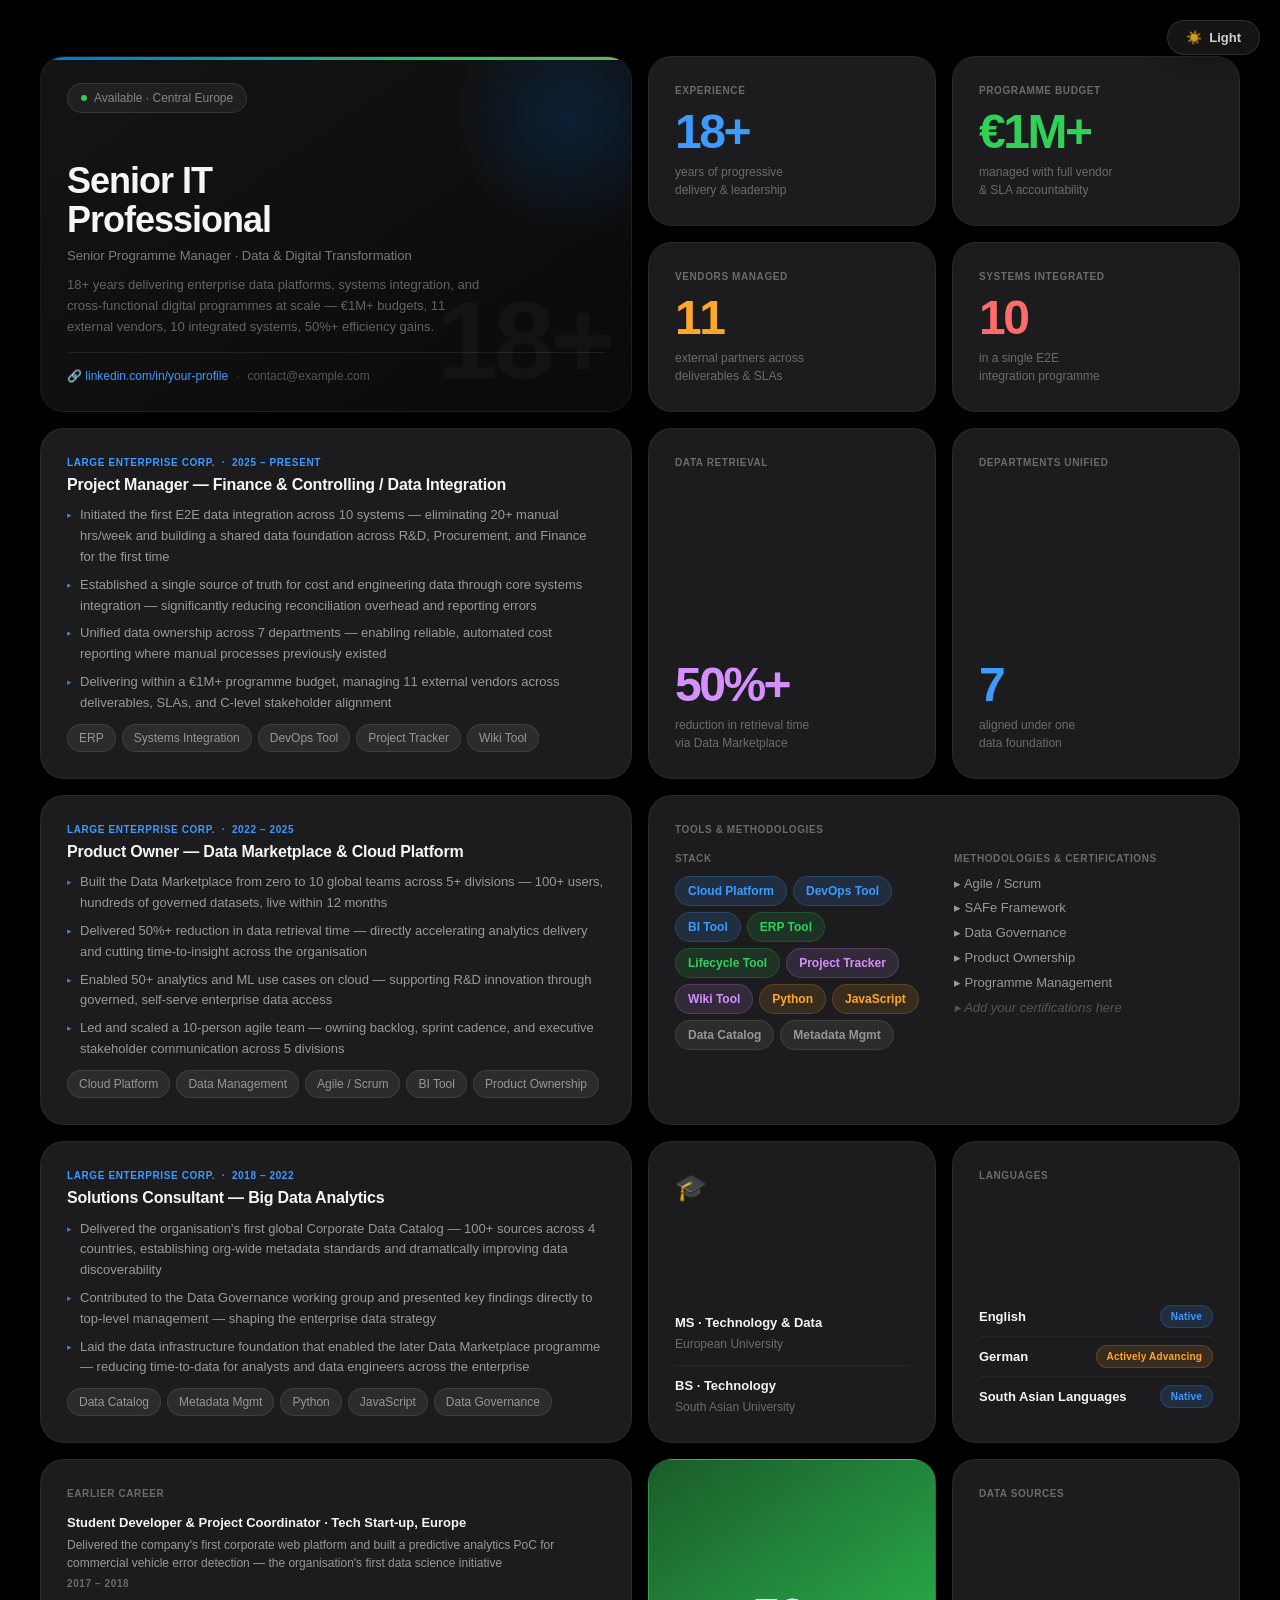
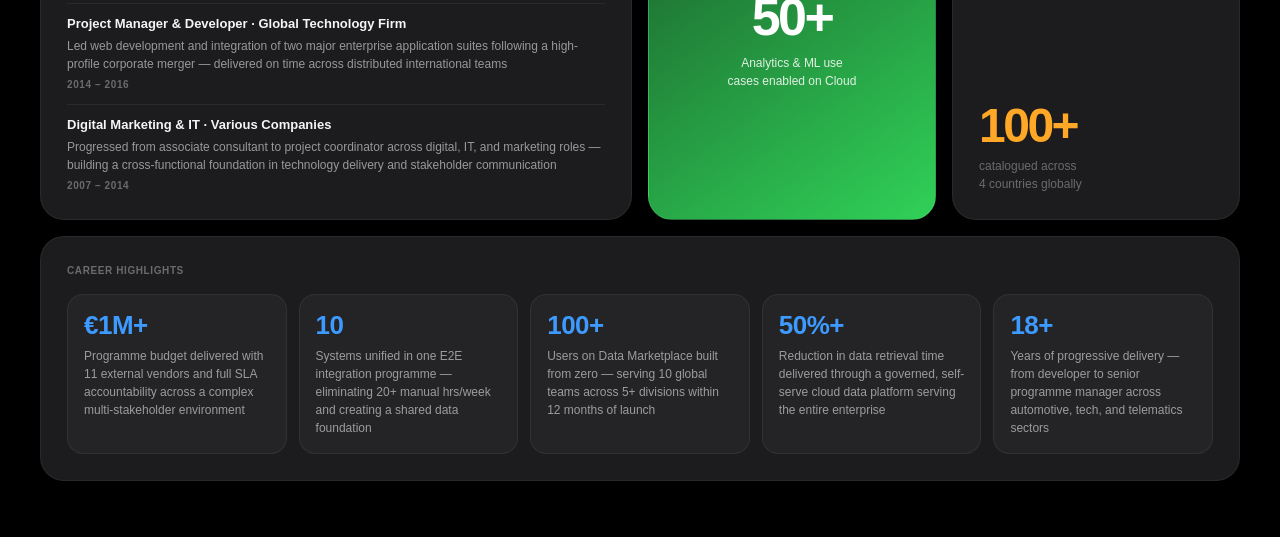
<file: index.html>
<!DOCTYPE html>
<html lang="en">
<head>
  <meta charset="UTF-8">
  <meta name="viewport" content="width=device-width, initial-scale=1.0">
  <title>Senior Programme Manager — Data & Digital Transformation</title>
  <link rel="stylesheet" href="styles.css">
</head>
<body>

  <button class="theme-toggle" onclick="toggleTheme()" id="toggleBtn">
    <span id="toggleIcon">☀️</span>
    <span id="toggleLabel">Light</span>
  </button>

  <div class="bento">

    <!-- ── HERO ── -->
    <!-- CHANGE 1: Title sharpened to single clear positioning -->
    <!-- CHANGE 6: Profile statement leads with numbers, not job description -->
    <!-- CHANGE 10: LinkedIn CTA added -->
    <div class="card card-hero">
      <div class="hero-accent"></div>
      <div class="hero-glow"></div>
      <div class="hero-bg">18+</div>
      <div class="hero-tag"><div class="hero-dot"></div>Available · Central Europe</div>
      <div>
        <div class="hero-name">Senior IT<br>Professional</div>
        <div class="hero-title">Senior Programme Manager · Data &amp; Digital Transformation</div>
        <div class="hero-profile">18+ years delivering enterprise data platforms, systems integration, and cross-functional digital programmes at scale — €1M+ budgets, 11 external vendors, 10 integrated systems, 50%+ efficiency gains.</div>
        <div class="hero-cta">
          <a class="hero-cta-link" href="https://linkedin.com/in/your-profile" target="_blank">🔗 linkedin.com/in/your-profile</a>
          <span class="hero-cta-sep">·</span>
          <span>contact@example.com</span>
        </div>
      </div>
    </div>

    <!-- ── STATS ── -->
    <!-- CHANGE 7: Each stat has a specific context line, not just a generic label -->
    <div class="card card-stat">
      <div class="stat-lbl">Experience</div>
      <div>
        <div class="stat-val c-blue">18+</div>
        <div class="stat-sub">years of progressive<br>delivery &amp; leadership</div>
      </div>
    </div>

    <div class="card card-stat">
      <div class="stat-lbl">Programme Budget</div>
      <div>
        <div class="stat-val c-green">€1M+</div>
        <div class="stat-sub">managed with full vendor<br>&amp; SLA accountability</div>
      </div>
    </div>

    <div class="card card-stat">
      <div class="stat-lbl">Vendors Managed</div>
      <div>
        <div class="stat-val c-orange">11</div>
        <div class="stat-sub">external partners across<br>deliverables &amp; SLAs</div>
      </div>
    </div>

    <div class="card card-stat">
      <div class="stat-lbl">Systems Integrated</div>
      <div>
        <div class="stat-val c-red">10</div>
        <div class="stat-sub">in a single E2E<br>integration programme</div>
      </div>
    </div>

    <!-- ── ROLE 1: Current ── -->
    <!-- CHANGE 2: Bullets rewritten as outcomes, not responsibilities -->
    <div class="card card-role">
      <div>
        <div class="role-co">Large Enterprise Corp. &nbsp;·&nbsp; 2025 – Present</div>
        <div class="role-title">Project Manager — Finance &amp; Controlling / Data Integration</div>
        <div class="role-bullets">
          <div class="role-bullet">Initiated the first E2E data integration across 10 systems — eliminating 20+ manual hrs/week and building a shared data foundation across R&amp;D, Procurement, and Finance for the first time</div>
          <div class="role-bullet">Established a single source of truth for cost and engineering data through core systems integration — significantly reducing reconciliation overhead and reporting errors</div>
          <div class="role-bullet">Unified data ownership across 7 departments — enabling reliable, automated cost reporting where manual processes previously existed</div>
          <div class="role-bullet">Delivering within a €1M+ programme budget, managing 11 external vendors across deliverables, SLAs, and C-level stakeholder alignment</div>
        </div>
      </div>
      <div class="role-tags">
        <span class="tag">ERP</span>
        <span class="tag">Systems Integration</span>
        <span class="tag">DevOps Tool</span>
        <span class="tag">Project Tracker</span>
        <span class="tag">Wiki Tool</span>
      </div>
    </div>

    <div class="card card-stat">
      <div class="stat-lbl">Data Retrieval</div>
      <div>
        <div class="stat-val c-purple">50%+</div>
        <div class="stat-sub">reduction in retrieval time<br>via Data Marketplace</div>
      </div>
    </div>

    <div class="card card-stat">
      <div class="stat-lbl">Departments Unified</div>
      <div>
        <div class="stat-val c-blue">7</div>
        <div class="stat-sub">aligned under one<br>data foundation</div>
      </div>
    </div>

    <!-- ── ROLE 2: Product Owner ── -->
    <!-- CHANGE 2: Bullets rewritten as outcomes -->
    <div class="card card-role">
      <div>
        <div class="role-co">Large Enterprise Corp. &nbsp;·&nbsp; 2022 – 2025</div>
        <div class="role-title">Product Owner — Data Marketplace &amp; Cloud Platform</div>
        <div class="role-bullets">
          <div class="role-bullet">Built the Data Marketplace from zero to 10 global teams across 5+ divisions — 100+ users, hundreds of governed datasets, live within 12 months</div>
          <div class="role-bullet">Delivered 50%+ reduction in data retrieval time — directly accelerating analytics delivery and cutting time-to-insight across the organisation</div>
          <div class="role-bullet">Enabled 50+ analytics and ML use cases on cloud — supporting R&amp;D innovation through governed, self-serve enterprise data access</div>
          <div class="role-bullet">Led and scaled a 10-person agile team — owning backlog, sprint cadence, and executive stakeholder communication across 5 divisions</div>
        </div>
      </div>
      <div class="role-tags">
        <span class="tag">Cloud Platform</span>
        <span class="tag">Data Management</span>
        <span class="tag">Agile / Scrum</span>
        <span class="tag">BI Tool</span>
        <span class="tag">Product Ownership</span>
      </div>
    </div>

    <!-- ── TOOLS & CERTS ── -->
    <!-- CHANGE 9: Skill bars removed — replaced with tools stack + methodologies list -->
    <div class="card card-tools-certs">
      <div class="sec-lbl">Tools &amp; Methodologies</div>
      <div class="tools-certs-grid">
        <div class="tools-col">
          <div class="tc-label">Stack</div>
          <div class="pills">
            <span class="pill pill-blue">Cloud Platform</span>
            <span class="pill pill-blue">DevOps Tool</span>
            <span class="pill pill-blue">BI Tool</span>
            <span class="pill pill-green">ERP Tool</span>
            <span class="pill pill-green">Lifecycle Tool</span>
            <span class="pill pill-purple">Project Tracker</span>
            <span class="pill pill-purple">Wiki Tool</span>
            <span class="pill pill-orange">Python</span>
            <span class="pill pill-orange">JavaScript</span>
            <span class="pill pill-grey">Data Catalog</span>
            <span class="pill pill-grey">Metadata Mgmt</span>
          </div>
        </div>
        <div class="certs-col">
          <div class="tc-label">Methodologies &amp; Certifications</div>
          <div class="cert-list">
            <div class="cert-item">▸ Agile / Scrum</div>
            <div class="cert-item">▸ SAFe Framework</div>
            <div class="cert-item">▸ Data Governance</div>
            <div class="cert-item">▸ Product Ownership</div>
            <div class="cert-item">▸ Programme Management</div>
            <div class="cert-item cert-placeholder">▸ Add your certifications here</div>
          </div>
        </div>
      </div>
    </div>

    <!-- ── ROLE 3: Solutions Consultant ── -->
    <!-- CHANGE 3: Expanded from 2 bullets to a full role card with proper depth -->
    <div class="card card-role">
      <div>
        <div class="role-co">Large Enterprise Corp. &nbsp;·&nbsp; 2018 – 2022</div>
        <div class="role-title">Solutions Consultant — Big Data Analytics</div>
        <div class="role-bullets">
          <div class="role-bullet">Delivered the organisation's first global Corporate Data Catalog — 100+ sources across 4 countries, establishing org-wide metadata standards and dramatically improving data discoverability</div>
          <div class="role-bullet">Contributed to the Data Governance working group and presented key findings directly to top-level management — shaping the enterprise data strategy</div>
          <div class="role-bullet">Laid the data infrastructure foundation that enabled the later Data Marketplace programme — reducing time-to-data for analysts and data engineers across the enterprise</div>
        </div>
      </div>
      <div class="role-tags">
        <span class="tag">Data Catalog</span>
        <span class="tag">Metadata Mgmt</span>
        <span class="tag">Python</span>
        <span class="tag">JavaScript</span>
        <span class="tag">Data Governance</span>
      </div>
    </div>

    <!-- EDUCATION -->
    <div class="card card-edu">
      <div class="edu-icon">🎓</div>
      <div>
        <div class="edu-degree">MS · Technology &amp; Data</div>
        <div class="edu-school">European University</div>
        <div class="edu-div"></div>
        <div class="edu-degree">BS · Technology</div>
        <div class="edu-school">South Asian University</div>
      </div>
    </div>

    <!-- LANGUAGES -->
    <!-- CHANGE 5: German B1 reframed as "Actively Advancing" -->
    <div class="card card-lang">
      <div class="sec-lbl">Languages</div>
      <div>
        <div class="lang-item">
          <div class="lang-name">English</div>
          <div class="lang-badge native">Native</div>
        </div>
        <div class="lang-item">
          <div class="lang-name">German</div>
          <div class="lang-badge advancing">Actively Advancing</div>
        </div>
        <div class="lang-item">
          <div class="lang-name">South Asian Languages</div>
          <div class="lang-badge native">Native</div>
        </div>
      </div>
    </div>

    <!-- ── EARLIER CAREER ── -->
    <!-- CHANGE 4: 2007-2018 roles expanded with one achievement line each -->
    <!-- CHANGE 8: Replaces the old duplicating timeline -->
    <div class="card card-earlier">
      <div class="sec-lbl">Earlier Career</div>
      <div class="earlier-items">
        <div class="earlier-item">
          <div class="earlier-role">Student Developer &amp; Project Coordinator · Tech Start-up, Europe</div>
          <div class="earlier-detail">Delivered the company's first corporate web platform and built a predictive analytics PoC for commercial vehicle error detection — the organisation's first data science initiative</div>
          <div class="earlier-period">2017 – 2018</div>
        </div>
        <div class="earlier-item">
          <div class="earlier-role">Project Manager &amp; Developer · Global Technology Firm</div>
          <div class="earlier-detail">Led web development and integration of two major enterprise application suites following a high-profile corporate merger — delivered on time across distributed international teams</div>
          <div class="earlier-period">2014 – 2016</div>
        </div>
        <div class="earlier-item">
          <div class="earlier-role">Digital Marketing &amp; IT · Various Companies</div>
          <div class="earlier-detail">Progressed from associate consultant to project coordinator across digital, IT, and marketing roles — building a cross-functional foundation in technology delivery and stakeholder communication</div>
          <div class="earlier-period">2007 – 2014</div>
        </div>
      </div>
    </div>

    <!-- HIGHLIGHT -->
    <div class="card card-hl-green">
      <div class="hl-num">50+</div>
      <div class="hl-lbl">Analytics &amp; ML use<br>cases enabled on Cloud</div>
    </div>

    <!-- STAT: Data sources -->
    <div class="card card-stat">
      <div class="stat-lbl">Data Sources</div>
      <div>
        <div class="stat-val c-orange">100+</div>
        <div class="stat-sub">catalogued across<br>4 countries globally</div>
      </div>
    </div>

    <!-- ── KEY ACHIEVEMENTS — full width ── -->
    <!-- CHANGE 8: Replaces the duplicating timeline with additive career highlights -->
    <div class="card card-achievements">
      <div class="sec-lbl">Career Highlights</div>
      <div class="achievements-grid">
        <div class="achievement-item">
          <div class="ach-num c-green">€1M+</div>
          <div class="ach-text">Programme budget delivered with 11 external vendors and full SLA accountability across a complex multi-stakeholder environment</div>
        </div>
        <div class="achievement-item">
          <div class="ach-num c-red">10</div>
          <div class="ach-text">Systems unified in one E2E integration programme — eliminating 20+ manual hrs/week and creating a shared data foundation</div>
        </div>
        <div class="achievement-item">
          <div class="ach-num c-blue">100+</div>
          <div class="ach-text">Users on Data Marketplace built from zero — serving 10 global teams across 5+ divisions within 12 months of launch</div>
        </div>
        <div class="achievement-item">
          <div class="ach-num c-purple">50%+</div>
          <div class="ach-text">Reduction in data retrieval time delivered through a governed, self-serve cloud data platform serving the entire enterprise</div>
        </div>
        <div class="achievement-item">
          <div class="ach-num c-orange">18+</div>
          <div class="ach-text">Years of progressive delivery — from developer to senior programme manager across automotive, tech, and telematics sectors</div>
        </div>
      </div>
    </div>

  </div><!-- /.bento -->

  <script src="script.js"></script>
</body>
</html>
</file>
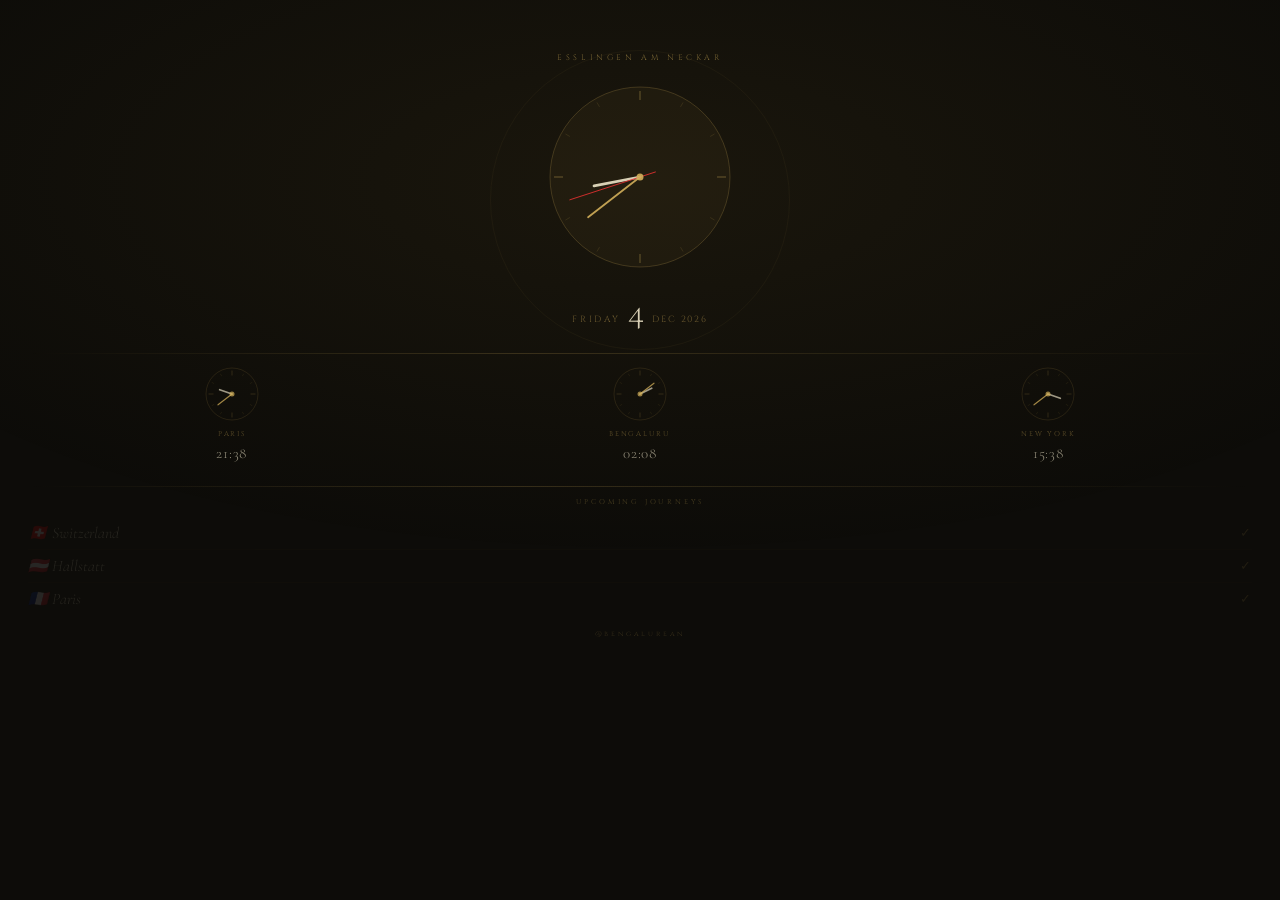
<file: atlas.html>
<!DOCTYPE html>
<html lang="en">
<head>
<meta charset="UTF-8">
<meta name="viewport" content="width=device-width, initial-scale=1.0, viewport-fit=cover">
<title>Atlas — Chiranth</title>
<link href="https://fonts.googleapis.com/css2?family=Cormorant+Garamond:ital,wght@0,300;0,400;1,300;1,400&family=Cinzel:wght@300;400&family=Jost:wght@100;200;300&display=swap" rel="stylesheet">
<style>
*, *::before, *::after { box-sizing: border-box; margin: 0; padding: 0; }
html, body { width: 100%; height: 100%; background: #0d0c09; color: #ede4c8; font-family: 'Jost', sans-serif; font-weight: 200; overflow: hidden; }
body { position: relative; display: flex; flex-direction: column; min-height: 100vh; }
body::before { content: ''; position: fixed; inset: 0; background: radial-gradient(ellipse 100% 60% at 50% 20%, rgba(200,160,60,0.07) 0%, transparent 70%); pointer-events: none; z-index: 0; }
body::after { content: ''; position: fixed; top: 50px; left: 50%; transform: translateX(-50%); width: min(300px, 82vw); height: min(300px, 82vw); border-radius: 50%; border: 1px solid rgba(210,175,90,0.05); pointer-events: none; z-index: 0; }
.wallpaper { position: relative; z-index: 2; width: 100%; flex: 1 1 auto; display: flex; flex-direction: column; padding: env(safe-area-inset-top, 52px) 28px env(safe-area-inset-bottom, 36px); padding-top: max(env(safe-area-inset-top), 52px); padding-bottom: max(env(safe-area-inset-bottom), 36px); }
.wallpaper > * { opacity: 0; transform: translateY(10px); animation: fadeUp 0.9s cubic-bezier(0.16,1,0.3,1) forwards; }
.wallpaper > *:nth-child(1) { animation-delay: 0.05s; }
.wallpaper > *:nth-child(2) { animation-delay: 0.2s; }
.wallpaper > *:nth-child(3) { animation-delay: 0.35s; }
.wallpaper > *:nth-child(4) { animation-delay: 0.45s; }
.wallpaper > *:nth-child(5) { animation-delay: 0.55s; }
.wallpaper > *:nth-child(6) { animation-delay: 0.65s; }
.wallpaper > *:nth-child(7) { animation-delay: 0.72s; }
@keyframes fadeUp { to { opacity: 1; transform: translateY(0); } }
.location { font-family: 'Cinzel', serif; font-size: 8px; letter-spacing: 0.45em; text-transform: uppercase; color: rgba(210,175,90,0.5); text-align: center; margin-bottom: 14px; }
.clock-wrap { display: flex; justify-content: center; margin-bottom: 16px; }
.clock-svg { width: min(200px, 56vw); height: min(200px, 56vw); overflow: visible; }
.date-strip { display: flex; justify-content: center; align-items: baseline; gap: 8px; margin-bottom: 14px; }
.day { font-family: 'Cinzel', serif; font-size: 9px; letter-spacing: 0.3em; color: rgba(210,175,90,0.45); text-transform: uppercase; }
.date-num { font-family: 'Cormorant Garamond', serif; font-size: clamp(28px, 8vw, 36px); font-weight: 300; color: rgba(237,228,200,0.9); line-height: 1; }
.month-yr { font-family: 'Cinzel', serif; font-size: 9px; letter-spacing: 0.2em; color: rgba(210,175,90,0.45); text-transform: uppercase; }
.divider { width: 100%; height: 1px; background: linear-gradient(90deg, transparent, rgba(210,175,90,0.2) 40%, transparent); margin: 10px 0; }
.zones { display: flex; justify-content: space-around; margin-bottom: 14px; }
.zone { display: flex; flex-direction: column; align-items: center; gap: 5px; }
.mini-svg { width: min(60px, 17vw); height: min(60px, 17vw); overflow: visible; }
.zone-label { font-family: 'Cinzel', serif; font-size: 7px; letter-spacing: 0.25em; color: rgba(210,175,90,0.4); text-transform: uppercase; }
.zone-time { font-family: 'Cormorant Garamond', serif; font-size: 15px; color: rgba(237,228,200,0.6); letter-spacing: 0.05em; }
.trips-label { font-family: 'Cinzel', serif; font-size: 7px; letter-spacing: 0.4em; color: rgba(210,175,90,0.3); text-transform: uppercase; margin-bottom: 10px; text-align: center; }
.trip { display: flex; justify-content: space-between; align-items: center; padding: 6px 0; border-bottom: 1px solid rgba(210,175,90,0.07); }
.trip:last-child { border-bottom: none; }
.trip-name { font-family: 'Cormorant Garamond', serif; font-style: italic; font-size: 16px; color: rgba(237,228,200,0.55); display: flex; align-items: center; gap: 7px; }
.trip.today .trip-name { color: rgba(210,175,90,0.9); }
.trip.done { opacity: 0.2; }
.trip-d { font-family: 'Cinzel', serif; font-size: 13px; color: rgba(210,175,90,0.5); letter-spacing: 0.05em; }
.trip.today .trip-d { color: rgba(237,228,200,0.9); }
.handle { margin-top: 14px; text-align: center; font-family: 'Cinzel', serif; font-size: 7px; letter-spacing: 0.4em; color: rgba(210,175,90,0.2); }
@keyframes blink { 50% { opacity: 0; } }
</style>
</head>
<body>
<div class="wallpaper">
  <div class="location">Esslingen am Neckar</div>
  <div class="clock-wrap">
    <svg class="clock-svg" id="clk-main" viewBox="0 0 200 200"></svg>
  </div>
  <div class="date-strip">
    <div class="day" id="a-day">—</div>
    <div class="date-num" id="a-date">—</div>
    <div class="month-yr" id="a-month">—</div>
  </div>
  <div class="divider"></div>
  <div class="zones">
    <div class="zone">
      <svg class="mini-svg" id="clk-paris" viewBox="0 0 60 60"></svg>
      <div class="zone-label">Paris</div>
      <div class="zone-time" id="t-paris">—</div>
    </div>
    <div class="zone">
      <svg class="mini-svg" id="clk-ist" viewBox="0 0 60 60"></svg>
      <div class="zone-label">Bengaluru</div>
      <div class="zone-time" id="t-ist">—</div>
    </div>
    <div class="zone">
      <svg class="mini-svg" id="clk-ny" viewBox="0 0 60 60"></svg>
      <div class="zone-label">New York</div>
      <div class="zone-time" id="t-ny">—</div>
    </div>
  </div>
  <div class="divider"></div>
  <div>
    <div class="trips-label">Upcoming Journeys</div>
    <div class="trip" id="tr-ch"><span class="trip-name">🇨🇭 Switzerland</span><span class="trip-d" id="d-ch">—</span></div>
    <div class="trip" id="tr-at"><span class="trip-name">🇦🇹 Hallstatt</span><span class="trip-d" id="d-at">—</span></div>
    <div class="trip" id="tr-fr"><span class="trip-name">🇫🇷 Paris</span><span class="trip-d" id="d-fr">—</span></div>
  </div>
  <div class="handle">@bengalurean</div>
</div>
<script>
const DAYS=['Sunday','Monday','Tuesday','Wednesday','Thursday','Friday','Saturday'];
const MONTHS_S=['Jan','Feb','Mar','Apr','May','Jun','Jul','Aug','Sep','Oct','Nov','Dec'];
const TRIPS=[{target:new Date(2026,3,5),rowId:'tr-ch',dId:'d-ch'},{target:new Date(2026,3,11),rowId:'tr-at',dId:'d-at'},{target:new Date(2026,3,16),rowId:'tr-fr',dId:'d-fr'}];
function pad(n){return String(n).padStart(2,'0');}
function daysUntil(t){const now=new Date();const today=new Date(now.getFullYear(),now.getMonth(),now.getDate());return Math.round((t-today)/86400000);}
function timeInZone(o){const now=new Date();const utcMs=now.getTime()+now.getTimezoneOffset()*60000;return new Date(utcMs+o*3600000);}
function getOffset(z){const m=new Date().getMonth();const eu=m>=2&&m<=9;const us=m>=2&&m<=10;if(z==='paris')return eu?2:1;if(z==='india')return 5.5;if(z==='ny')return us?-4:-5;return 0;}
function drawClock(svgId,cx,cy,r,h,m,s,isMain){
  const svg=document.getElementById(svgId);if(!svg)return;svg.innerHTML='';const ns='http://www.w3.org/2000/svg';
  const ring=isMain?'rgba(210,175,90,0.22)':'rgba(210,175,90,0.16)';
  const face=isMain?'rgba(210,175,90,0.05)':'rgba(0,0,0,0)';
  const tick=isMain?'rgba(210,175,90,0.18)':'rgba(210,175,90,0.12)';
  const tickM=isMain?'rgba(210,175,90,0.35)':'rgba(210,175,90,0.25)';
  const hourC=isMain?'rgba(237,228,200,0.9)':'rgba(237,228,200,0.65)';
  const minC=isMain?'rgba(210,175,90,0.9)':'rgba(210,175,90,0.75)';
  const dotC=isMain?'rgba(210,175,90,0.9)':'rgba(210,175,90,0.7)';
  const fc=document.createElementNS(ns,'circle');fc.setAttribute('cx',cx);fc.setAttribute('cy',cy);fc.setAttribute('r',r);fc.setAttribute('fill',face);fc.setAttribute('stroke',ring);fc.setAttribute('stroke-width',isMain?'1':'0.8');svg.appendChild(fc);
  for(let i=0;i<12;i++){const a=i*30*Math.PI/180;const isMaj=i%3===0;const len=isMaj?(isMain?9:5):(isMain?5:3);const r1=r-(isMain?4:2.5);const r2=r1-len;const tl=document.createElementNS(ns,'line');tl.setAttribute('x1',cx+r1*Math.sin(a));tl.setAttribute('y1',cy-r1*Math.cos(a));tl.setAttribute('x2',cx+r2*Math.sin(a));tl.setAttribute('y2',cy-r2*Math.cos(a));tl.setAttribute('stroke',isMaj?tickM:tick);tl.setAttribute('stroke-width',isMain?(isMaj?1.2:0.7):0.7);svg.appendChild(tl);}
  const ha=((h%12)+m/60)*30*Math.PI/180;const hl=r*(isMain?0.52:0.5);const hh=document.createElementNS(ns,'line');hh.setAttribute('x1',cx);hh.setAttribute('y1',cy);hh.setAttribute('x2',cx+hl*Math.sin(ha));hh.setAttribute('y2',cy-hl*Math.cos(ha));hh.setAttribute('stroke',hourC);hh.setAttribute('stroke-width',isMain?2.8:1.8);hh.setAttribute('stroke-linecap','round');svg.appendChild(hh);
  const ma=(m+s/60)*6*Math.PI/180;const ml=r*(isMain?0.73:0.68);const mh=document.createElementNS(ns,'line');mh.setAttribute('x1',cx);mh.setAttribute('y1',cy);mh.setAttribute('x2',cx+ml*Math.sin(ma));mh.setAttribute('y2',cy-ml*Math.cos(ma));mh.setAttribute('stroke',minC);mh.setAttribute('stroke-width',isMain?1.8:1.2);mh.setAttribute('stroke-linecap','round');svg.appendChild(mh);
  if(isMain){const sa=s*6*Math.PI/180;const sl=r*0.82;const sh=document.createElementNS(ns,'line');sh.setAttribute('x1',cx-(r*0.18)*Math.sin(sa));sh.setAttribute('y1',cy+(r*0.18)*Math.cos(sa));sh.setAttribute('x2',cx+sl*Math.sin(sa));sh.setAttribute('y2',cy-sl*Math.cos(sa));sh.setAttribute('stroke','#e03030');sh.setAttribute('stroke-width','0.9');sh.setAttribute('stroke-linecap','round');svg.appendChild(sh);}
  const dot=document.createElementNS(ns,'circle');dot.setAttribute('cx',cx);dot.setAttribute('cy',cy);dot.setAttribute('r',isMain?3.5:2.5);dot.setAttribute('fill',dotC);svg.appendChild(dot);
}
function update(){
  const local=new Date();const paris=timeInZone(getOffset('paris'));const india=timeInZone(getOffset('india'));const ny=timeInZone(getOffset('ny'));
  const lh=local.getHours(),lm=local.getMinutes(),ls=local.getSeconds();
  const ph=paris.getHours(),pm=paris.getMinutes(),ps=paris.getSeconds();
  const ih=india.getHours(),im=india.getMinutes(),is_=india.getSeconds();
  const nh=ny.getHours(),nm=ny.getMinutes(),ns_=ny.getSeconds();
  drawClock('clk-main',100,100,90,lh,lm,ls,true);
  drawClock('clk-paris',30,30,26,ph,pm,ps,false);
  drawClock('clk-ist',30,30,26,ih,im,is_,false);
  drawClock('clk-ny',30,30,26,nh,nm,ns_,false);
  document.getElementById('a-day').textContent=DAYS[local.getDay()].toUpperCase();
  document.getElementById('a-date').textContent=local.getDate();
  document.getElementById('a-month').textContent=MONTHS_S[local.getMonth()]+'  '+local.getFullYear();
  document.getElementById('t-paris').textContent=pad(ph)+':'+pad(pm);
  document.getElementById('t-ist').textContent=pad(ih)+':'+pad(im);
  document.getElementById('t-ny').textContent=pad(nh)+':'+pad(nm);
  TRIPS.forEach(({target,rowId,dId})=>{const d=daysUntil(target);const row=document.getElementById(rowId);const el=document.getElementById(dId);row.className='trip';if(d>0){el.textContent=d+'d';}else if(d===0){el.textContent='Today ✈';row.classList.add('today');}else{el.textContent='✓';row.classList.add('done');}});
}
update();setInterval(update,1000);
</script>
</body>
</html>
</file>
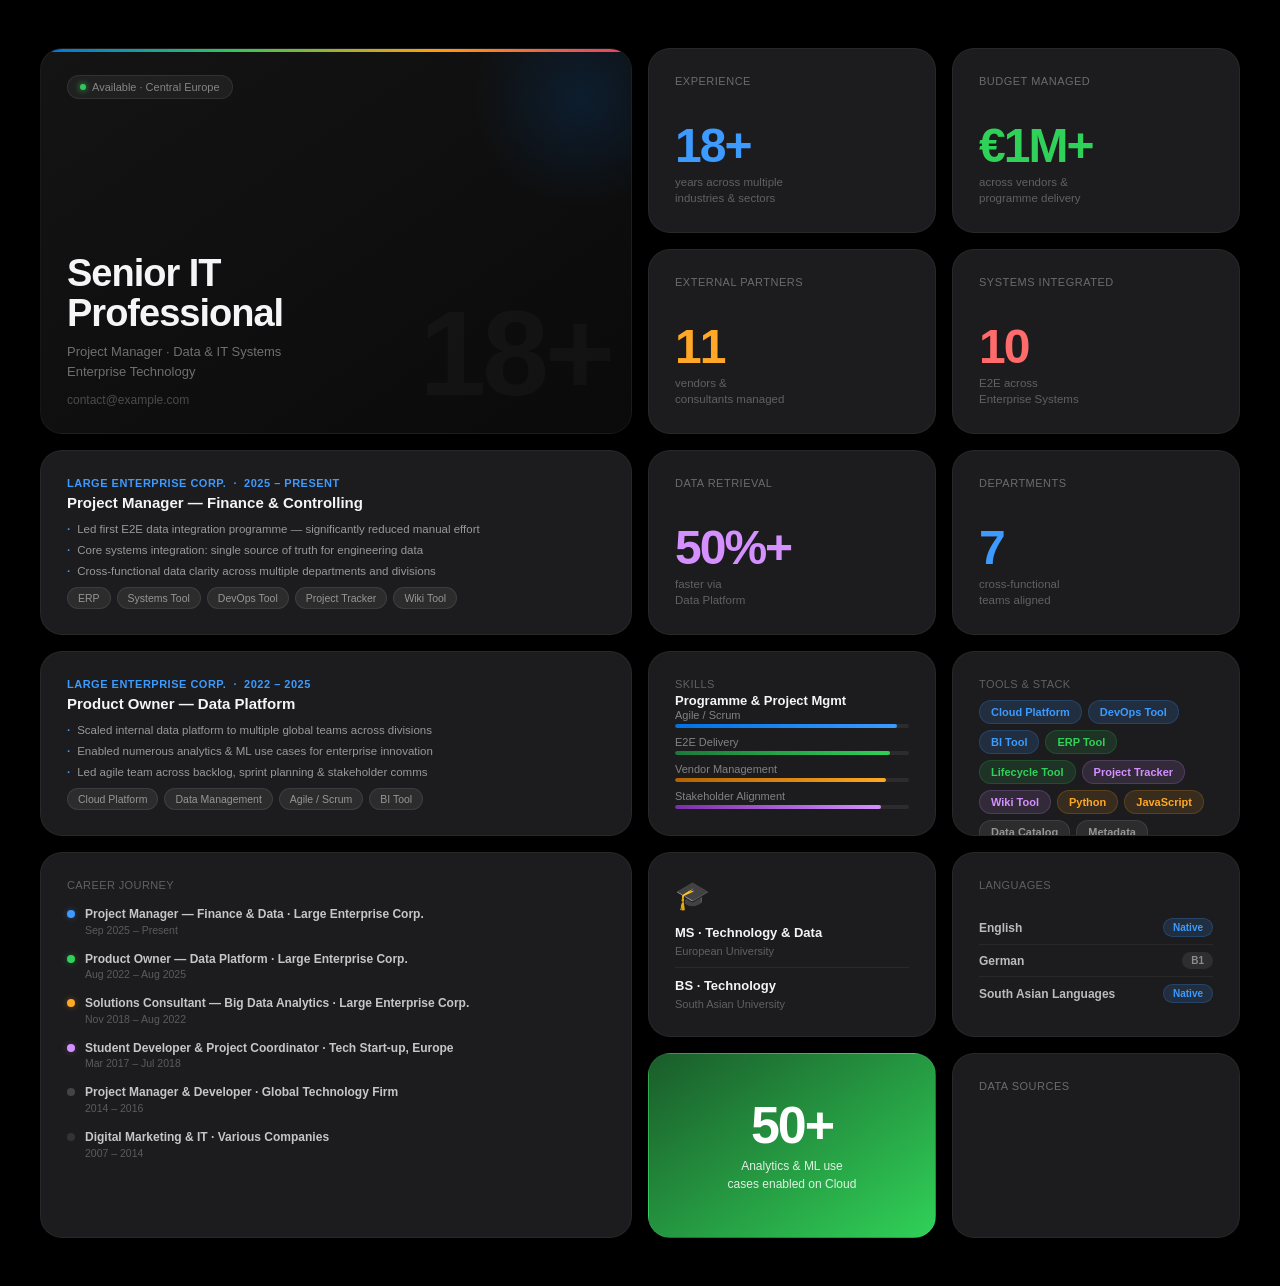
<file: index.html.html>
<!DOCTYPE html>
<html lang="en">
<head>
  <meta charset="UTF-8">
  <meta name="viewport" content="width=device-width, initial-scale=1.0">
  <title>Data & IT Professional — Resume (Dark)</title>
  <style>
    *, *::before, *::after { box-sizing: border-box; margin: 0; padding: 0; }
    body {
      background: #000;
      font-family: -apple-system, BlinkMacSystemFont, 'SF Pro Display', 'SF Pro Text', 'Helvetica Neue', sans-serif;
      display: flex; justify-content: center; align-items: flex-start;
      min-height: 100vh; padding: 48px 24px; -webkit-font-smoothing: antialiased;
    }
    .bento {
      display: grid;
      grid-template-columns: repeat(4, 1fr);
      grid-auto-rows: 185px;
      gap: 16px; width: 1200px; max-width: 100%;
    }
    .card { background: #1c1c1e; border-radius: 22px; padding: 26px; overflow: hidden; position: relative; border: 1px solid rgba(255,255,255,0.05); }

    /* HERO */
    .card-hero { grid-column:span 2; grid-row:span 2; background:linear-gradient(145deg,#141414 0%,#0a0a0a 100%); display:flex; flex-direction:column; justify-content:space-between; }
    .hero-accent { position:absolute; top:0; left:0; right:0; height:3px; background:linear-gradient(90deg,#0071e3 0%,#34c759 33%,#ff9f0a 66%,#ff375f 100%); border-radius:22px 22px 0 0; }
    .hero-glow { position:absolute; top:-60px; right:-60px; width:220px; height:220px; background:radial-gradient(circle,rgba(0,113,227,0.15) 0%,transparent 70%); border-radius:50%; pointer-events:none; }
    .hero-bg { position:absolute; bottom:20px; right:20px; font-size:120px; font-weight:900; color:rgba(255,255,255,0.03); line-height:1; user-select:none; letter-spacing:-4px; }
    .hero-tag { display:inline-flex; align-items:center; gap:6px; background:rgba(255,255,255,0.06); border:1px solid rgba(255,255,255,0.08); border-radius:20px; padding:5px 12px; font-size:11px; color:rgba(255,255,255,0.45); font-weight:500; width:fit-content; }
    .hero-dot { width:6px; height:6px; border-radius:50%; background:#34c759; box-shadow:0 0 6px #34c759; }
    .hero-name { font-size:38px; font-weight:700; color:#f5f5f7; letter-spacing:-1px; line-height:1.05; }
    .hero-title { font-size:13px; color:rgba(255,255,255,0.4); margin-top:8px; line-height:1.5; font-weight:400; }
    .hero-loc { font-size:12px; color:rgba(255,255,255,0.25); margin-top:12px; }

    /* STAT */
    .card-stat { display:flex; flex-direction:column; justify-content:space-between; }
    .stat-lbl { font-size:11px; color:rgba(255,255,255,0.35); font-weight:500; text-transform:uppercase; letter-spacing:0.5px; }
    .stat-val { font-size:48px; font-weight:700; letter-spacing:-2px; line-height:1; }
    .stat-sub { font-size:11.5px; color:rgba(255,255,255,0.3); line-height:1.4; margin-top:4px; }
    .c-blue{color:#3d9aff} .c-green{color:#30d158} .c-orange{color:#ffa726} .c-red{color:#ff6b6b} .c-purple{color:#d490ff}

    /* ROLE */
    .card-role { grid-column:span 2; display:flex; flex-direction:column; justify-content:space-between; }
    .role-co { font-size:11px; font-weight:600; color:#3d9aff; text-transform:uppercase; letter-spacing:0.5px; }
    .role-title { font-size:15px; font-weight:700; color:#f5f5f7; margin-top:4px; line-height:1.3; }
    .role-bullets { display:flex; flex-direction:column; gap:5px; margin-top:8px; }
    .role-bullet { font-size:11.5px; color:rgba(255,255,255,0.55); display:flex; gap:7px; line-height:1.4; }
    .role-bullet::before { content:'·'; color:#3d9aff; font-weight:700; flex-shrink:0; }
    .role-tags { display:flex; flex-wrap:wrap; gap:6px; margin-top:8px; }
    .tag { font-size:10.5px; background:rgba(255,255,255,0.07); color:rgba(255,255,255,0.5); padding:4px 10px; border-radius:20px; font-weight:500; border:1px solid rgba(255,255,255,0.08); }

    /* SKILLS */
    .card-skills { display:flex; flex-direction:column; justify-content:space-between; }
    .sec-lbl { font-size:11px; color:rgba(255,255,255,0.3); font-weight:500; text-transform:uppercase; letter-spacing:0.4px; }
    .sec-title { font-size:13px; font-weight:700; color:#f5f5f7; margin-top:3px; }
    .bars { display:flex; flex-direction:column; gap:8px; }
    .bar-row { display:flex; flex-direction:column; gap:3px; }
    .bar-name { font-size:11px; color:rgba(255,255,255,0.45); font-weight:500; }
    .bar-track { height:4px; background:rgba(255,255,255,0.07); border-radius:2px; overflow:hidden; }
    .bar-fill { height:100%; border-radius:2px; }

    /* TOOLS */
    .card-tools { display:flex; flex-direction:column; gap:10px; }
    .pills { display:flex; flex-wrap:wrap; gap:6px; }
    .pill { font-size:11px; padding:5px 11px; border-radius:20px; font-weight:600; }
    .pill-blue{background:rgba(61,154,255,0.15);color:#3d9aff;border:1px solid rgba(61,154,255,0.2)}
    .pill-green{background:rgba(48,209,88,0.12);color:#30d158;border:1px solid rgba(48,209,88,0.18)}
    .pill-purple{background:rgba(212,144,255,0.12);color:#d490ff;border:1px solid rgba(212,144,255,0.18)}
    .pill-orange{background:rgba(255,167,38,0.12);color:#ffa726;border:1px solid rgba(255,167,38,0.18)}
    .pill-grey{background:rgba(255,255,255,0.07);color:rgba(255,255,255,0.5);border:1px solid rgba(255,255,255,0.09)}

    /* TIMELINE — spans 2 rows so all 6 entries fit */
    .card-timeline { grid-column:span 2; grid-row:span 2; display:flex; flex-direction:column; gap:6px; }
    .tl-items { display:flex; flex-direction:column; gap:16px; margin-top:10px; }
    .tl-item { display:flex; gap:10px; align-items:flex-start; }
    .tl-dot { width:8px; height:8px; border-radius:50%; margin-top:3px; flex-shrink:0; }
    .tl-role { font-size:12px; font-weight:600; color:rgba(255,255,255,0.75); line-height:1.3; }
    .tl-period { font-size:10.5px; color:rgba(255,255,255,0.28); margin-top:1px; }

    /* EDUCATION */
    .card-edu { display:flex; flex-direction:column; justify-content:space-between; }
    .edu-icon { font-size:28px; }
    .edu-degree { font-size:13px; font-weight:700; color:#f5f5f7; line-height:1.3; }
    .edu-school { font-size:11px; color:rgba(255,255,255,0.3); margin-top:3px; }
    .edu-div { height:1px; background:rgba(255,255,255,0.06); margin:10px 0; }

    /* LANGUAGES */
    .card-lang { display:flex; flex-direction:column; justify-content:space-between; }
    .lang-item { display:flex; justify-content:space-between; align-items:center; padding:7px 0; border-bottom:1px solid rgba(255,255,255,0.05); }
    .lang-item:last-child { border-bottom:none; }
    .lang-name { font-size:12px; font-weight:600; color:rgba(255,255,255,0.7); }
    .lang-badge { font-size:10px; font-weight:600; padding:3px 9px; border-radius:20px; background:rgba(255,255,255,0.08); color:rgba(255,255,255,0.45); }
    .lang-badge.native { background:rgba(61,154,255,0.15); color:#3d9aff; border:1px solid rgba(61,154,255,0.2); }

    /* GRADIENT HIGHLIGHT */
    .card-hl-green { background:linear-gradient(145deg,#1a5c2a 0%,#30d158 100%); display:flex; flex-direction:column; justify-content:center; align-items:center; text-align:center; gap:6px; }
    .hl-num { font-size:52px; font-weight:800; color:#fff; letter-spacing:-2px; line-height:1; }
    .hl-lbl { font-size:12px; color:rgba(255,255,255,0.85); line-height:1.5; font-weight:500; }
  </style>
</head>
<body>
<div class="bento">

  <!-- HERO row 1-2, col 1-2 -->
  <div class="card card-hero">
    <div class="hero-accent"></div>
    <div class="hero-glow"></div>
    <div class="hero-bg">18+</div>
    <div class="hero-tag"><div class="hero-dot"></div>Available · Central Europe</div>
    <div>
      <div class="hero-name">Senior IT<br>Professional</div>
      <div class="hero-title">Project Manager · Data &amp; IT Systems<br>Enterprise Technology</div>
      <div class="hero-loc">contact@example.com</div>
    </div>
  </div>

  <!-- STAT row 1, col 3 -->
  <div class="card card-stat">
    <div class="stat-lbl">Experience</div>
    <div><div class="stat-val c-blue">18+</div><div class="stat-sub">years across multiple<br>industries & sectors</div></div>
  </div>

  <!-- STAT row 1, col 4 -->
  <div class="card card-stat">
    <div class="stat-lbl">Budget Managed</div>
    <div><div class="stat-val c-green">€1M+</div><div class="stat-sub">across vendors &<br>programme delivery</div></div>
  </div>

  <!-- STAT row 2, col 3 -->
  <div class="card card-stat">
    <div class="stat-lbl">External Partners</div>
    <div><div class="stat-val c-orange">11</div><div class="stat-sub">vendors &<br>consultants managed</div></div>
  </div>

  <!-- STAT row 2, col 4 -->
  <div class="card card-stat">
    <div class="stat-lbl">Systems Integrated</div>
    <div><div class="stat-val c-red">10</div><div class="stat-sub">E2E across<br>Enterprise Systems</div></div>
  </div>

  <!-- ROLE: Current row 3, col 1-2 -->
  <div class="card card-role">
    <div>
      <div class="role-co">Large Enterprise Corp. &nbsp;·&nbsp; 2025 – Present</div>
      <div class="role-title">Project Manager — Finance &amp; Controlling</div>
      <div class="role-bullets">
        <div class="role-bullet">Led first E2E data integration programme — significantly reduced manual effort</div>
        <div class="role-bullet">Core systems integration: single source of truth for engineering data</div>
        <div class="role-bullet">Cross-functional data clarity across multiple departments and divisions</div>
      </div>
    </div>
    <div class="role-tags">
      <span class="tag">ERP</span><span class="tag">Systems Tool</span>
      <span class="tag">DevOps Tool</span><span class="tag">Project Tracker</span><span class="tag">Wiki Tool</span>
    </div>
  </div>

  <!-- STAT row 3, col 3 -->
  <div class="card card-stat">
    <div class="stat-lbl">Data Retrieval</div>
    <div><div class="stat-val c-purple">50%+</div><div class="stat-sub">faster via<br>Data Platform</div></div>
  </div>

  <!-- STAT row 3, col 4 -->
  <div class="card card-stat">
    <div class="stat-lbl">Departments</div>
    <div><div class="stat-val c-blue">7</div><div class="stat-sub">cross-functional<br>teams aligned</div></div>
  </div>

  <!-- ROLE: Product Owner row 4, col 1-2 -->
  <div class="card card-role">
    <div>
      <div class="role-co">Large Enterprise Corp. &nbsp;·&nbsp; 2022 – 2025</div>
      <div class="role-title">Product Owner — Data Platform</div>
      <div class="role-bullets">
        <div class="role-bullet">Scaled internal data platform to multiple global teams across divisions</div>
        <div class="role-bullet">Enabled numerous analytics &amp; ML use cases for enterprise innovation</div>
        <div class="role-bullet">Led agile team across backlog, sprint planning &amp; stakeholder comms</div>
      </div>
    </div>
    <div class="role-tags">
      <span class="tag">Cloud Platform</span><span class="tag">Data Management</span>
      <span class="tag">Agile / Scrum</span><span class="tag">BI Tool</span>
    </div>
  </div>

  <!-- SKILLS row 4, col 3 -->
  <div class="card card-skills">
    <div><div class="sec-lbl">Skills</div><div class="sec-title">Programme & Project Mgmt</div></div>
    <div class="bars">
      <div class="bar-row"><div class="bar-name">Agile / Scrum</div><div class="bar-track"><div class="bar-fill" style="width:95%;background:linear-gradient(90deg,#0071e3,#3d9aff)"></div></div></div>
      <div class="bar-row"><div class="bar-name">E2E Delivery</div><div class="bar-track"><div class="bar-fill" style="width:92%;background:linear-gradient(90deg,#1a7a3a,#30d158)"></div></div></div>
      <div class="bar-row"><div class="bar-name">Vendor Management</div><div class="bar-track"><div class="bar-fill" style="width:90%;background:linear-gradient(90deg,#b36200,#ffa726)"></div></div></div>
      <div class="bar-row"><div class="bar-name">Stakeholder Alignment</div><div class="bar-track"><div class="bar-fill" style="width:88%;background:linear-gradient(90deg,#7a2faa,#d490ff)"></div></div></div>
    </div>
  </div>

  <!-- TOOLS row 4, col 4 -->
  <div class="card card-tools">
    <div class="sec-lbl">Tools & Stack</div>
    <div class="pills">
      <span class="pill pill-blue">Cloud Platform</span><span class="pill pill-blue">DevOps Tool</span><span class="pill pill-blue">BI Tool</span>
      <span class="pill pill-green">ERP Tool</span><span class="pill pill-green">Lifecycle Tool</span>
      <span class="pill pill-purple">Project Tracker</span><span class="pill pill-purple">Wiki Tool</span>
      <span class="pill pill-orange">Python</span><span class="pill pill-orange">JavaScript</span>
      <span class="pill pill-grey">Data Catalog</span><span class="pill pill-grey">Metadata</span>
    </div>
  </div>

  <!-- TIMELINE row 5-6, col 1-2 — spans 2 rows -->
  <div class="card card-timeline">
    <div class="sec-lbl">Career Journey</div>
    <div class="tl-items">
      <div class="tl-item">
        <div class="tl-dot" style="background:#3d9aff;box-shadow:0 0 6px #3d9aff55"></div>
        <div><div class="tl-role">Project Manager — Finance &amp; Data · Large Enterprise Corp.</div><div class="tl-period">Sep 2025 – Present</div></div>
      </div>
      <div class="tl-item">
        <div class="tl-dot" style="background:#30d158;box-shadow:0 0 6px #30d15855"></div>
        <div><div class="tl-role">Product Owner — Data Platform · Large Enterprise Corp.</div><div class="tl-period">Aug 2022 – Aug 2025</div></div>
      </div>
      <div class="tl-item">
        <div class="tl-dot" style="background:#ffa726;box-shadow:0 0 6px #ffa72655"></div>
        <div><div class="tl-role">Solutions Consultant — Big Data Analytics · Large Enterprise Corp.</div><div class="tl-period">Nov 2018 – Aug 2022</div></div>
      </div>
      <div class="tl-item">
        <div class="tl-dot" style="background:#d490ff;box-shadow:0 0 6px #d490ff44"></div>
        <div><div class="tl-role">Student Developer &amp; Project Coordinator · Tech Start-up, Europe</div><div class="tl-period">Mar 2017 – Jul 2018</div></div>
      </div>
      <div class="tl-item">
        <div class="tl-dot" style="background:#444"></div>
        <div><div class="tl-role">Project Manager &amp; Developer · Global Technology Firm</div><div class="tl-period">2014 – 2016</div></div>
      </div>
      <div class="tl-item">
        <div class="tl-dot" style="background:#333"></div>
        <div><div class="tl-role">Digital Marketing &amp; IT · Various Companies</div><div class="tl-period">2007 – 2014</div></div>
      </div>
    </div>
  </div>

  <!-- EDUCATION row 5, col 3 -->
  <div class="card card-edu">
    <div class="edu-icon">🎓</div>
    <div>
      <div class="edu-degree">MS · Technology &amp; Data</div>
      <div class="edu-school">European University</div>
      <div class="edu-div"></div>
      <div class="edu-degree">BS · Technology</div>
      <div class="edu-school">South Asian University</div>
    </div>
  </div>

  <!-- LANGUAGES row 5, col 4 -->
  <div class="card card-lang">
    <div class="sec-lbl">Languages</div>
    <div>
      <div class="lang-item"><div class="lang-name">English</div><div class="lang-badge native">Native</div></div>
      <div class="lang-item"><div class="lang-name">German</div><div class="lang-badge">B1</div></div>
      <div class="lang-item"><div class="lang-name">South Asian Languages</div><div class="lang-badge native">Native</div></div>
    </div>
  </div>

  <!-- 50+ ML highlight row 6, col 3 -->
  <div class="card card-hl-green">
    <div class="hl-num">50+</div>
    <div class="hl-lbl">Analytics &amp; ML use<br>cases enabled on Cloud</div>
  </div>

  <!-- 100+ Data sources row 6, col 4 -->
  <div class="card card-stat">
    <div class="stat-lbl">Data Sources</div>
    <div><div class="stat-val c-orange
</file>
<file: styles.css>
/* ─────────────────────────────────────
   RESET
───────────────────────────────────── */
*, *::before, *::after { box-sizing: border-box; margin: 0; padding: 0; }

/* ─────────────────────────────────────
   TYPE SCALE & SPACING TOKENS
   Only 6 text sizes. Every element uses one of these.
   ──────────────────────────────────────
   --t-label  10px  uppercase labels, badges
   --t-meta   12px  periods, metadata, tag text
   --t-body   13px  body text, bullets, pills
   --t-title  16px  card titles
   --t-stat   48px  stat numbers
   --t-hero   36px  hero name
   --t-hl     52px  highlight number
───────────────────────────────────── */
:root {
  /* type scale */
  --t-label:   10px;
  --t-meta:    12px;
  --t-body:    13px;
  --t-title:   16px;
  --t-hero:    36px;
  --t-stat:    48px;
  --t-hl:      52px;

  /* font weights */
  --fw-regular:  400;
  --fw-medium:   500;
  --fw-semibold: 600;
  --fw-bold:     700;
  --fw-black:    800;

  /* line heights */
  --lh-tight:   1.1;
  --lh-snug:    1.3;
  --lh-normal:  1.5;
  --lh-relaxed: 1.6;

  /* letter spacing */
  --ls-tight:  -1px;
  --ls-stat:   -2.5px;
  --ls-normal: 0;
  --ls-wide:   0.6px;

  /* colours — dark (default) */
  --bg:                #000000;
  --card-bg:           #1c1c1e;
  --card-border:       rgba(255,255,255,0.06);
  --card-shadow:       0 2px 12px rgba(0,0,0,0.4), 0 1px 3px rgba(0,0,0,0.3);
  --card-shadow-hover: 0 8px 32px rgba(0,0,0,0.6), 0 2px 8px rgba(0,0,0,0.4);
  --hero-bg:           linear-gradient(145deg, #141414 0%, #0a0a0a 100%);
  --hero-tag-bg:       rgba(255,255,255,0.06);
  --hero-tag-border:   rgba(255,255,255,0.1);
  --hero-tag-color:    rgba(255,255,255,0.45);
  --hero-bg-text:      rgba(255,255,255,0.03);
  --text-primary:      #f5f5f7;
  --text-secondary:    rgba(255,255,255,0.55);
  --text-muted:        rgba(255,255,255,0.35);
  --text-faint:        rgba(255,255,255,0.25);
  --accent:            #3d9aff;
  --tag-bg:            rgba(255,255,255,0.07);
  --tag-color:         rgba(255,255,255,0.5);
  --tag-border:        rgba(255,255,255,0.09);
  --divider:           rgba(255,255,255,0.06);
  --lang-border:       rgba(255,255,255,0.05);
  --badge-bg:          rgba(255,255,255,0.08);
  --badge-color:       rgba(255,255,255,0.45);
  --native-bg:         rgba(61,154,255,0.15);
  --native-color:      #3d9aff;
  --native-border:     rgba(61,154,255,0.2);
  --advancing-bg:      rgba(255,167,38,0.12);
  --advancing-color:   #ffa726;
  --advancing-border:  rgba(255,167,38,0.2);
  --ach-bg:            rgba(255,255,255,0.04);
  --ach-border:        rgba(255,255,255,0.06);
  --toggle-bg:         rgba(255,255,255,0.08);
  --toggle-border:     rgba(255,255,255,0.12);
  --toggle-color:      rgba(255,255,255,0.8);
  --toggle-shadow:     0 4px 20px rgba(0,0,0,0.3);
  --tr:                0.3s cubic-bezier(0.4, 0, 0.2, 1);
}

/* ─────────────────────────────────────
   LIGHT THEME
───────────────────────────────────── */
body.light {
  --bg:                #f0f0f3;
  --card-bg:           #ffffff;
  --card-border:       rgba(0,0,0,0.05);
  --card-shadow:       0 2px 12px rgba(0,0,0,0.07), 0 1px 3px rgba(0,0,0,0.04);
  --card-shadow-hover: 0 8px 32px rgba(0,0,0,0.12), 0 2px 8px rgba(0,0,0,0.06);
  --hero-bg:           linear-gradient(145deg, #ffffff 0%, #f0f0f3 100%);
  --hero-tag-bg:       rgba(0,0,0,0.05);
  --hero-tag-border:   rgba(0,0,0,0.1);
  --hero-tag-color:    rgba(0,0,0,0.5);
  --hero-bg-text:      rgba(0,0,0,0.04);
  --text-primary:      #1d1d1f;
  --text-secondary:    #3d3d3f;
  --text-muted:        #86868b;
  --text-faint:        #adadb0;
  --accent:            #0071e3;
  --tag-bg:            #ebebed;
  --tag-color:         #3d3d3f;
  --tag-border:        rgba(0,0,0,0.07);
  --divider:           #e5e5ea;
  --lang-border:       #ebebed;
  --badge-bg:          #ebebed;
  --badge-color:       #3d3d3f;
  --native-bg:         #e8f0fe;
  --native-color:      #0071e3;
  --native-border:     rgba(0,113,227,0.2);
  --advancing-bg:      #fff3e0;
  --advancing-color:   #b45309;
  --advancing-border:  rgba(180,83,9,0.2);
  --ach-bg:            #f5f5f7;
  --ach-border:        rgba(0,0,0,0.06);
  --toggle-bg:         rgba(255,255,255,0.95);
  --toggle-border:     rgba(0,0,0,0.1);
  --toggle-color:      #1d1d1f;
  --toggle-shadow:     0 4px 20px rgba(0,0,0,0.1);
}

/* hero text must be dark in light mode */
body.light .hero-name    { color: #1d1d1f; }
body.light .hero-title   { color: rgba(0,0,0,0.5); }
body.light .hero-profile { color: rgba(0,0,0,0.45); }
body.light .hero-cta     { color: rgba(0,0,0,0.4); border-top-color: rgba(0,0,0,0.08); }
body.light .hero-cta-link { color: #0071e3; }

/* ─────────────────────────────────────
   BASE
───────────────────────────────────── */
body {
  background: var(--bg);
  font-family: -apple-system, BlinkMacSystemFont, 'SF Pro Display', 'SF Pro Text', 'Helvetica Neue', sans-serif;
  font-size: var(--t-body);
  line-height: var(--lh-normal);
  display: flex; justify-content: center; align-items: flex-start;
  min-height: 100vh; padding: 56px 24px;
  -webkit-font-smoothing: antialiased;
  -moz-osx-font-smoothing: grayscale;
  transition: background var(--tr);
}

/* ─────────────────────────────────────
   THEME TOGGLE
───────────────────────────────────── */
.theme-toggle {
  position: fixed; top: 20px; right: 20px; z-index: 100;
  background: var(--toggle-bg);
  border: 1px solid var(--toggle-border);
  color: var(--toggle-color);
  border-radius: 50px; padding: 9px 18px;
  font-size: var(--t-body); font-weight: var(--fw-semibold);
  cursor: pointer; display: flex; align-items: center; gap: 7px;
  font-family: inherit;
  backdrop-filter: blur(20px); -webkit-backdrop-filter: blur(20px);
  box-shadow: var(--toggle-shadow);
  transition: all var(--tr);
}
.theme-toggle:hover  { transform: translateY(-2px); box-shadow: 0 8px 28px rgba(0,0,0,0.2); }
.theme-toggle:active { transform: scale(0.97); }

/* ─────────────────────────────────────
   BENTO GRID
───────────────────────────────────── */
.bento {
  display: grid;
  grid-template-columns: repeat(4, 1fr);
  grid-auto-rows: minmax(160px, auto);
  gap: 16px;
  width: 1200px;
  max-width: 100%;
}

/* ─────────────────────────────────────
   CARD BASE
───────────────────────────────────── */
.card {
  background: var(--card-bg);
  border-radius: 24px; padding: 26px;
  overflow: visible; position: relative;
  border: 1px solid var(--card-border);
  box-shadow: var(--card-shadow);
  opacity: 0; transform: translateY(16px);
  animation: cardIn 0.5s cubic-bezier(0.34, 1.2, 0.64, 1) forwards;
  transition: background var(--tr), border-color var(--tr), box-shadow var(--tr), transform var(--tr);
}
.card:hover { transform: translateY(-3px); box-shadow: var(--card-shadow-hover); }

@keyframes cardIn { to { opacity: 1; transform: translateY(0); } }

.card:nth-child(1)  { animation-delay: 0.04s; }
.card:nth-child(2)  { animation-delay: 0.08s; }
.card:nth-child(3)  { animation-delay: 0.12s; }
.card:nth-child(4)  { animation-delay: 0.16s; }
.card:nth-child(5)  { animation-delay: 0.20s; }
.card:nth-child(6)  { animation-delay: 0.24s; }
.card:nth-child(7)  { animation-delay: 0.28s; }
.card:nth-child(8)  { animation-delay: 0.32s; }
.card:nth-child(9)  { animation-delay: 0.36s; }
.card:nth-child(10) { animation-delay: 0.40s; }
.card:nth-child(11) { animation-delay: 0.44s; }
.card:nth-child(12) { animation-delay: 0.48s; }
.card:nth-child(13) { animation-delay: 0.52s; }
.card:nth-child(14) { animation-delay: 0.56s; }
.card:nth-child(15) { animation-delay: 0.60s; }
.card:nth-child(16) { animation-delay: 0.64s; }
.card:nth-child(17) { animation-delay: 0.68s; }
.card:nth-child(18) { animation-delay: 0.72s; }

/* ─────────────────────────────────────
   SHARED TYPOGRAPHY COMPONENTS
   Used consistently across all cards
───────────────────────────────────── */

/* Section label — 10px uppercase — used as card category marker */
.sec-lbl {
  font-size: var(--t-label);
  font-weight: var(--fw-semibold);
  text-transform: uppercase;
  letter-spacing: var(--ls-wide);
  color: var(--text-muted);
  transition: color var(--tr);
}

/* Tags / pills shared base */
.tag {
  font-size: var(--t-meta);
  font-weight: var(--fw-medium);
  background: var(--tag-bg);
  color: var(--tag-color);
  padding: 4px 11px;
  border-radius: 20px;
  border: 1px solid var(--tag-border);
  transition: all var(--tr);
}

.pill {
  font-size: var(--t-meta);
  font-weight: var(--fw-semibold);
  padding: 5px 12px;
  border-radius: 20px;
  transition: all 0.2s ease;
}
.pill:hover { transform: translateY(-1px); opacity: 0.8; }

.pill-blue   { background: rgba(61,154,255,0.15);  color: #3d9aff; border: 1px solid rgba(61,154,255,0.22); }
.pill-green  { background: rgba(48,209,88,0.12);   color: #30d158; border: 1px solid rgba(48,209,88,0.2); }
.pill-purple { background: rgba(212,144,255,0.12); color: #d490ff; border: 1px solid rgba(212,144,255,0.2); }
.pill-orange { background: rgba(255,167,38,0.12);  color: #ffa726; border: 1px solid rgba(255,167,38,0.2); }
.pill-grey   { background: var(--tag-bg); color: var(--tag-color); border: 1px solid var(--tag-border); }

body.light .pill-blue   { background: #e8f0fe; color: #0071e3; border-color: rgba(0,113,227,0.2); }
body.light .pill-green  { background: #e6f9ec; color: #1d7b3c; border-color: rgba(29,123,60,0.2); }
body.light .pill-purple { background: #f3eeff; color: #7c3aed; border-color: rgba(124,58,237,0.2); }
body.light .pill-orange { background: #fff3e0; color: #b45309;  border-color: rgba(180,83,9,0.2); }

/* Accent colours */
.c-blue   { color: #3d9aff; } body.light .c-blue   { color: #0071e3; }
.c-green  { color: #30d158; } body.light .c-green  { color: #1d7b3c; }
.c-orange { color: #ffa726; } body.light .c-orange { color: #b45309; }
.c-red    { color: #ff6b6b; } body.light .c-red    { color: #c9132b; }
.c-purple { color: #d490ff; } body.light .c-purple { color: #7c3aed; }

/* ─────────────────────────────────────
   HERO
───────────────────────────────────── */
.card-hero {
  grid-column: span 2; grid-row: span 2;
  background: var(--hero-bg);
  display: flex; flex-direction: column; justify-content: space-between;
  overflow: hidden; min-height: 340px;
}
.card-hero:hover { transform: none; }

.hero-accent {
  position: absolute; top: 0; left: 0; right: 0; height: 3px;
  background: linear-gradient(90deg, #0071e3, #34c759, #ff9f0a, #ff375f, #0071e3);
  background-size: 300% 100%; border-radius: 24px 24px 0 0;
  animation: accentShift 5s linear infinite;
}
@keyframes accentShift { to { background-position: 300% 0; } }

.hero-glow {
  position: absolute; top: -60px; right: -60px;
  width: 240px; height: 240px;
  background: radial-gradient(circle, rgba(0,113,227,0.18) 0%, transparent 70%);
  border-radius: 50%; pointer-events: none;
  animation: glowPulse 4s ease-in-out infinite;
}
@keyframes glowPulse {
  0%, 100% { opacity: 1; transform: scale(1); }
  50%       { opacity: 0.5; transform: scale(1.2); }
}

.hero-bg {
  position: absolute; bottom: 16px; right: 20px;
  font-size: 110px; font-weight: var(--fw-black);
  color: var(--hero-bg-text);
  line-height: 1; user-select: none; letter-spacing: -4px;
}

.hero-tag {
  display: inline-flex; align-items: center; gap: 7px;
  background: var(--hero-tag-bg); border: 1px solid var(--hero-tag-border);
  border-radius: 20px; padding: 5px 13px;
  font-size: var(--t-meta); font-weight: var(--fw-medium);
  color: var(--hero-tag-color); width: fit-content;
}
.hero-dot {
  width: 6px; height: 6px; border-radius: 50%; background: #34c759;
  animation: ping 2s ease-in-out infinite;
}
@keyframes ping {
  0%   { box-shadow: 0 0 0 0 rgba(52,199,89,0.5); }
  70%  { box-shadow: 0 0 0 7px rgba(52,199,89,0); }
  100% { box-shadow: 0 0 0 0 rgba(52,199,89,0); }
}

/* hero name — largest display text */
.hero-name {
  font-size: var(--t-hero);
  font-weight: var(--fw-bold);
  line-height: var(--lh-tight);
  letter-spacing: var(--ls-tight);
  color: #f5f5f7;
  margin-top: 10px;
}

/* hero title — one step below body, subdued */
.hero-title {
  font-size: var(--t-body);
  font-weight: var(--fw-medium);
  line-height: var(--lh-normal);
  color: rgba(255,255,255,0.45);
  margin-top: 6px;
}

/* profile summary — body size, lighter weight */
.hero-profile {
  font-size: var(--t-body);
  font-weight: var(--fw-regular);
  line-height: var(--lh-relaxed);
  color: rgba(255,255,255,0.35);
  margin-top: 10px;
  max-width: 420px;
}

/* CTA row — meta size */
.hero-cta {
  display: flex; align-items: center; gap: 8px; flex-wrap: wrap;
  margin-top: 14px; padding-top: 14px;
  border-top: 1px solid rgba(255,255,255,0.08);
  font-size: var(--t-meta);
  font-weight: var(--fw-regular);
  color: rgba(255,255,255,0.3);
  transition: color var(--tr), border-color var(--tr);
}
.hero-cta-link { color: #3d9aff; text-decoration: none; font-weight: var(--fw-medium); }
.hero-cta-link:hover { opacity: 0.8; }
.hero-cta-sep { color: rgba(255,255,255,0.2); }

/* ─────────────────────────────────────
   STAT
───────────────────────────────────── */
.card-stat { display: flex; flex-direction: column; justify-content: space-between; }

/* stat label — label size */
.stat-lbl {
  font-size: var(--t-label);
  font-weight: var(--fw-semibold);
  text-transform: uppercase;
  letter-spacing: var(--ls-wide);
  color: var(--text-muted);
  transition: color var(--tr);
}

/* stat value — display number */
.stat-val {
  font-size: var(--t-stat);
  font-weight: var(--fw-black);
  letter-spacing: var(--ls-stat);
  line-height: var(--lh-tight);
  margin-top: 8px;
}

/* stat subline — meta size */
.stat-sub {
  font-size: var(--t-meta);
  font-weight: var(--fw-regular);
  line-height: var(--lh-normal);
  color: var(--text-muted);
  margin-top: 4px;
  transition: color var(--tr);
}

/* ─────────────────────────────────────
   ROLE
───────────────────────────────────── */
.card-role { grid-column: span 2; display: flex; flex-direction: column; justify-content: space-between; }

/* company line — label size in accent colour */
.role-co {
  font-size: var(--t-label);
  font-weight: var(--fw-bold);
  text-transform: uppercase;
  letter-spacing: var(--ls-wide);
  color: var(--accent);
  transition: color var(--tr);
}

/* role title — title size */
.role-title {
  font-size: var(--t-title);
  font-weight: var(--fw-bold);
  line-height: var(--lh-snug);
  letter-spacing: -0.2px;
  color: var(--text-primary);
  margin-top: 5px;
  transition: color var(--tr);
}

.role-bullets { display: flex; flex-direction: column; gap: 7px; margin-top: 10px; }

/* bullet — body size */
.role-bullet {
  font-size: var(--t-body);
  font-weight: var(--fw-regular);
  line-height: var(--lh-relaxed);
  color: var(--text-secondary);
  display: flex; gap: 8px;
  transition: color var(--tr);
}
.role-bullet::before {
  content: '▸';
  font-size: 9px;
  color: var(--accent);
  flex-shrink: 0;
  margin-top: 3px;
  opacity: 0.8;
  transition: color var(--tr);
}

.role-tags { display: flex; flex-wrap: wrap; gap: 6px; margin-top: 10px; }

/* ─────────────────────────────────────
   TOOLS & CERTS
───────────────────────────────────── */
.card-tools-certs { grid-column: span 2; display: flex; flex-direction: column; gap: 14px; }

.tools-certs-grid {
  display: grid; grid-template-columns: 1fr 1fr;
  gap: 20px; flex: 1;
}
.tools-col, .certs-col { display: flex; flex-direction: column; }

/* column sub-label — label size */
.tc-label {
  font-size: var(--t-label);
  font-weight: var(--fw-semibold);
  text-transform: uppercase;
  letter-spacing: var(--ls-wide);
  color: var(--text-muted);
  margin-bottom: 10px;
  transition: color var(--tr);
}

.pills { display: flex; flex-wrap: wrap; gap: 6px; }

.cert-list { display: flex; flex-direction: column; gap: 8px; }

/* cert item — body size */
.cert-item {
  font-size: var(--t-body);
  font-weight: var(--fw-medium);
  line-height: var(--lh-snug);
  color: var(--text-secondary);
  transition: color var(--tr);
}
.cert-placeholder {
  color: var(--text-faint);
  font-style: italic;
  font-weight: var(--fw-regular);
}

/* ─────────────────────────────────────
   EARLIER CAREER
───────────────────────────────────── */
.card-earlier { grid-column: span 2; display: flex; flex-direction: column; gap: 10px; }

.earlier-items { display: flex; flex-direction: column; margin-top: 4px; }

.earlier-item {
  display: flex; flex-direction: column; gap: 4px;
  padding: 12px 0;
  border-bottom: 1px solid var(--divider);
  transition: border-color var(--tr);
}
.earlier-item:first-child { padding-top: 0; }
.earlier-item:last-child  { border-bottom: none; padding-bottom: 0; }

/* role name — body size, bold */
.earlier-role {
  font-size: var(--t-body);
  font-weight: var(--fw-bold);
  line-height: var(--lh-snug);
  color: var(--text-primary);
  transition: color var(--tr);
}

/* detail line — meta size */
.earlier-detail {
  font-size: var(--t-meta);
  font-weight: var(--fw-regular);
  line-height: var(--lh-normal);
  color: var(--text-secondary);
  transition: color var(--tr);
}

/* period — label size */
.earlier-period {
  font-size: var(--t-label);
  font-weight: var(--fw-semibold);
  letter-spacing: var(--ls-wide);
  color: var(--text-muted);
  transition: color var(--tr);
}

/* ─────────────────────────────────────
   KEY ACHIEVEMENTS
───────────────────────────────────── */
.card-achievements { grid-column: span 4; display: flex; flex-direction: column; gap: 16px; }

.achievements-grid {
  display: grid;
  grid-template-columns: repeat(5, 1fr);
  gap: 12px;
}

.achievement-item {
  background: var(--ach-bg);
  border: 1px solid var(--ach-border);
  border-radius: 16px; padding: 16px;
  display: flex; flex-direction: column; gap: 8px;
  transition: all var(--tr);
}
.achievement-item:hover { transform: translateY(-2px); }

/* achievement number — stat size scaled down */
.ach-num {
  font-size: 26px;
  font-weight: var(--fw-black);
  letter-spacing: -0.5px;
  line-height: var(--lh-tight);
  color: var(--accent);
}

/* achievement text — meta size */
.ach-text {
  font-size: var(--t-meta);
  font-weight: var(--fw-regular);
  line-height: var(--lh-normal);
  color: var(--text-secondary);
  transition: color var(--tr);
}

/* ─────────────────────────────────────
   EDUCATION
───────────────────────────────────── */
.card-edu   { display: flex; flex-direction: column; justify-content: space-between; }
.edu-icon   { font-size: 26px; }

/* degree — body size, bold */
.edu-degree {
  font-size: var(--t-body);
  font-weight: var(--fw-bold);
  line-height: var(--lh-snug);
  color: var(--text-primary);
  transition: color var(--tr);
}

/* school — meta size */
.edu-school {
  font-size: var(--t-meta);
  font-weight: var(--fw-regular);
  color: var(--text-muted);
  margin-top: 3px;
  transition: color var(--tr);
}

.edu-div { height: 1px; background: var(--divider); margin: 12px 0; transition: background var(--tr); }

/* ─────────────────────────────────────
   LANGUAGES
───────────────────────────────────── */
.card-lang  { display: flex; flex-direction: column; justify-content: space-between; }

.lang-item {
  display: flex; justify-content: space-between; align-items: center;
  padding: 8px 0; border-bottom: 1px solid var(--lang-border);
  transition: border-color var(--tr);
}
.lang-item:last-child { border-bottom: none; }

/* language name — body size */
.lang-name {
  font-size: var(--t-body);
  font-weight: var(--fw-semibold);
  color: var(--text-primary);
  transition: color var(--tr);
}

/* badge — label size */
.lang-badge {
  font-size: var(--t-label);
  font-weight: var(--fw-bold);
  padding: 3px 10px; border-radius: 20px;
  background: var(--badge-bg); color: var(--badge-color);
  letter-spacing: 0.2px;
  transition: all var(--tr);
}
.lang-badge.native    { background: var(--native-bg);    color: var(--native-color);    border: 1px solid var(--native-border); }
.lang-badge.advancing { background: var(--advancing-bg); color: var(--advancing-color); border: 1px solid var(--advancing-border); }

/* ─────────────────────────────────────
   HIGHLIGHT
───────────────────────────────────── */
.card-hl-green {
  background: linear-gradient(145deg, #1a5c2a 0%, #30d158 100%);
  display: flex; flex-direction: column;
  justify-content: center; align-items: center;
  text-align: center; gap: 8px;
}
.card-hl-green:hover { transform: translateY(-3px) scale(1.01); }

/* highlight number */
.hl-num {
  font-size: var(--t-hl);
  font-weight: var(--fw-black);
  letter-spacing: var(--ls-stat);
  line-height: var(--lh-tight);
  color: #fff;
}

/* highlight label — meta size */
.hl-lbl {
  font-size: var(--t-meta);
  font-weight: var(--fw-medium);
  line-height: var(--lh-normal);
  color: rgba(255,255,255,0.85);
}

/* ─────────────────────────────────────
   TABLET  max-width: 900px
───────────────────────────────────── */
@media (max-width: 900px) {
  body { padding: 32px 16px; }
  .bento {
    grid-template-columns: repeat(2, 1fr);
    grid-auto-rows: minmax(140px, auto);
    gap: 12px;
  }
  .card              { padding: 22px; border-radius: 20px; }
  .card-hero         { grid-column: span 2; min-height: 240px; }
  .card-role         { grid-column: span 2; }
  .card-tools-certs  { grid-column: span 2; }
  .card-earlier      { grid-column: span 2; }
  .card-achievements { grid-column: span 2; }
  .hero-name         { font-size: 30px; }
  .stat-val          { font-size: 40px; }
  .achievements-grid { grid-template-columns: repeat(2, 1fr); }
  .tools-certs-grid  { grid-template-columns: 1fr; }
}

/* ─────────────────────────────────────
   MOBILE  max-width: 560px
───────────────────────────────────── */
@media (max-width: 560px) {
  body { padding: 20px 12px 40px; }
  .bento {
    grid-template-columns: 1fr;
    grid-auto-rows: minmax(120px, auto);
    gap: 10px;
  }
  .card              { padding: 20px; border-radius: 18px; }
  .card:hover        { transform: none; box-shadow: var(--card-shadow); }
  .card-hero         { grid-column: span 1; min-height: 260px; }
  .card-role         { grid-column: span 1; }
  .card-tools-certs  { grid-column: span 1; }
  .card-earlier      { grid-column: span 1; }
  .card-achievements { grid-column: span 1; }
  .card-hl-green:hover { transform: none; }
  .hero-name         { font-size: 26px; }
  .stat-val          { font-size: 38px; }
  .hl-num            { font-size: 44px; }
  .achievements-grid { grid-template-columns: repeat(2, 1fr); }
  .tools-certs-grid  { grid-template-columns: 1fr; }
  .theme-toggle      { top: 12px; right: 12px; padding: 7px 14px; font-size: var(--t-meta); }
}

/* ─────────────────────────────────────
   REDUCED MOTION
───────────────────────────────────── */
@media (prefers-reduced-motion: reduce) {
  .card, .hero-dot, .hero-glow, .hero-accent { animation: none; }
  .card { opacity: 1; transform: none; }
}
</file>
